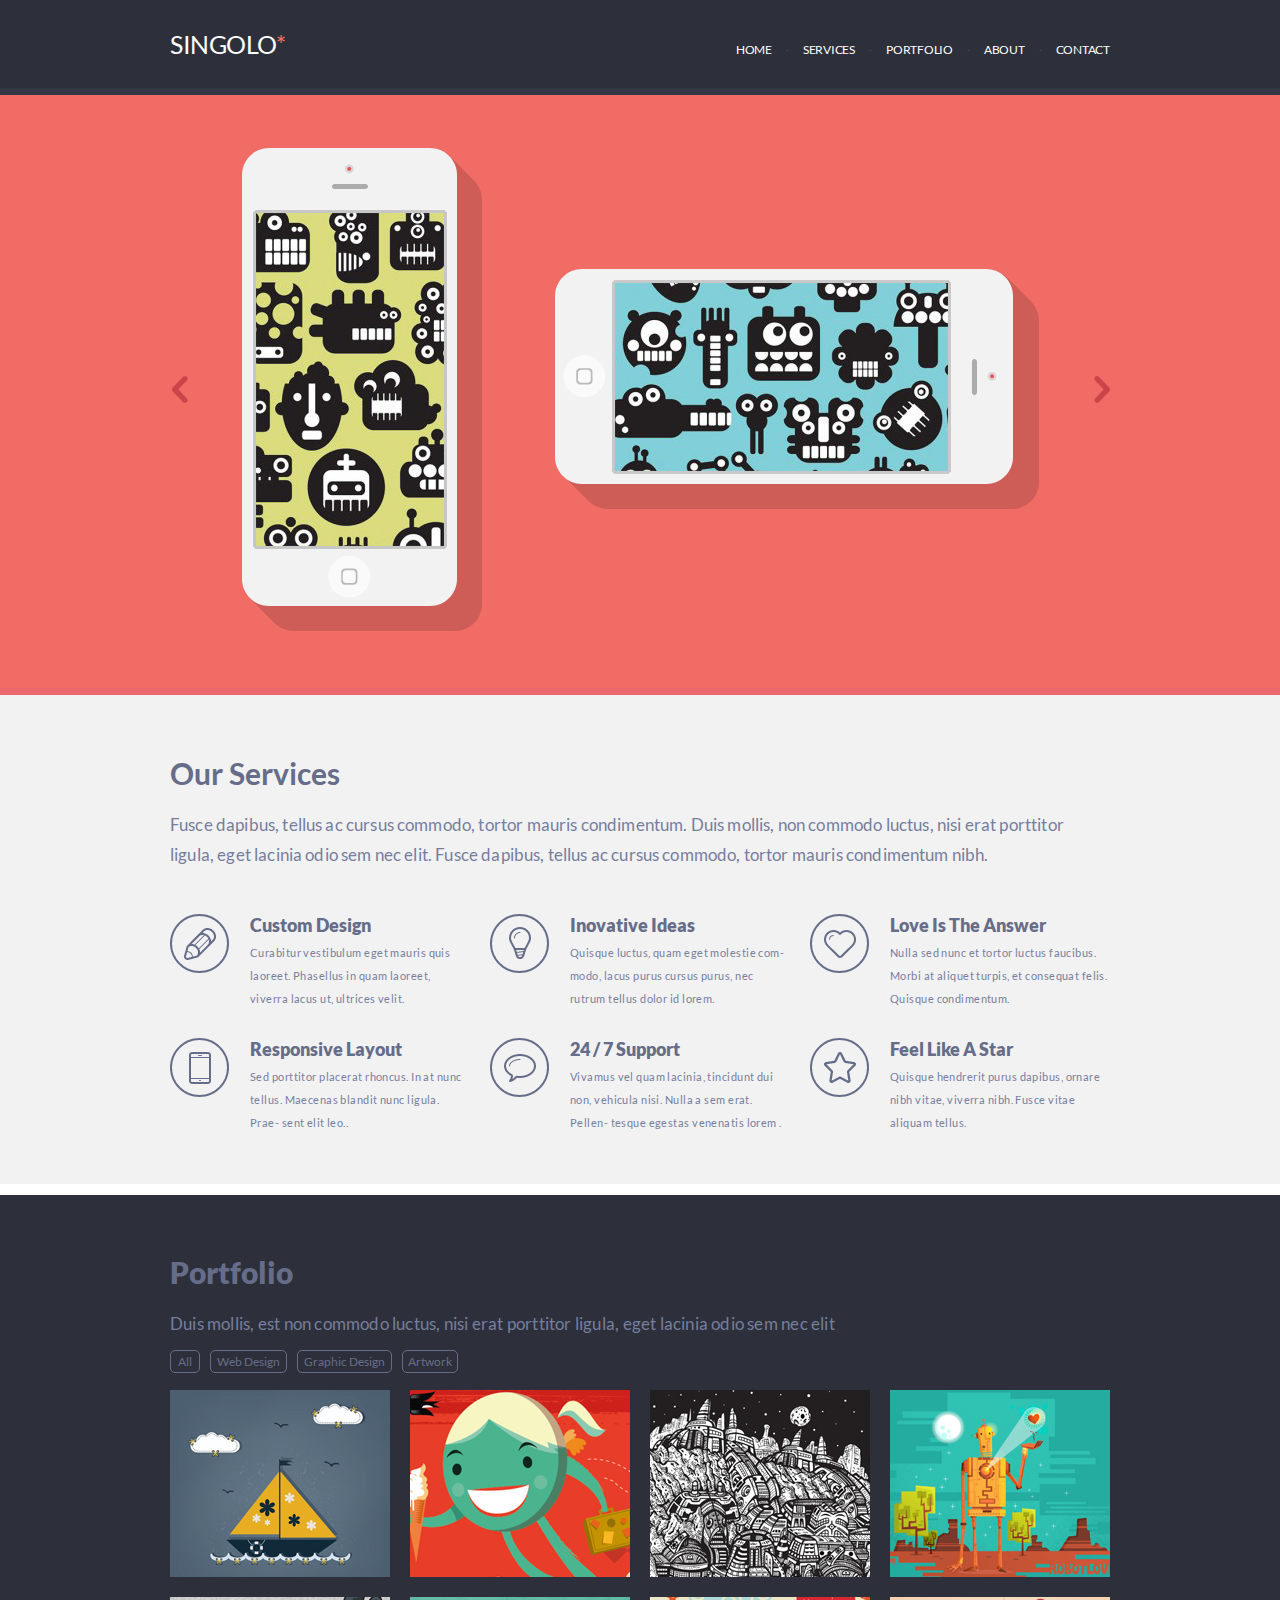
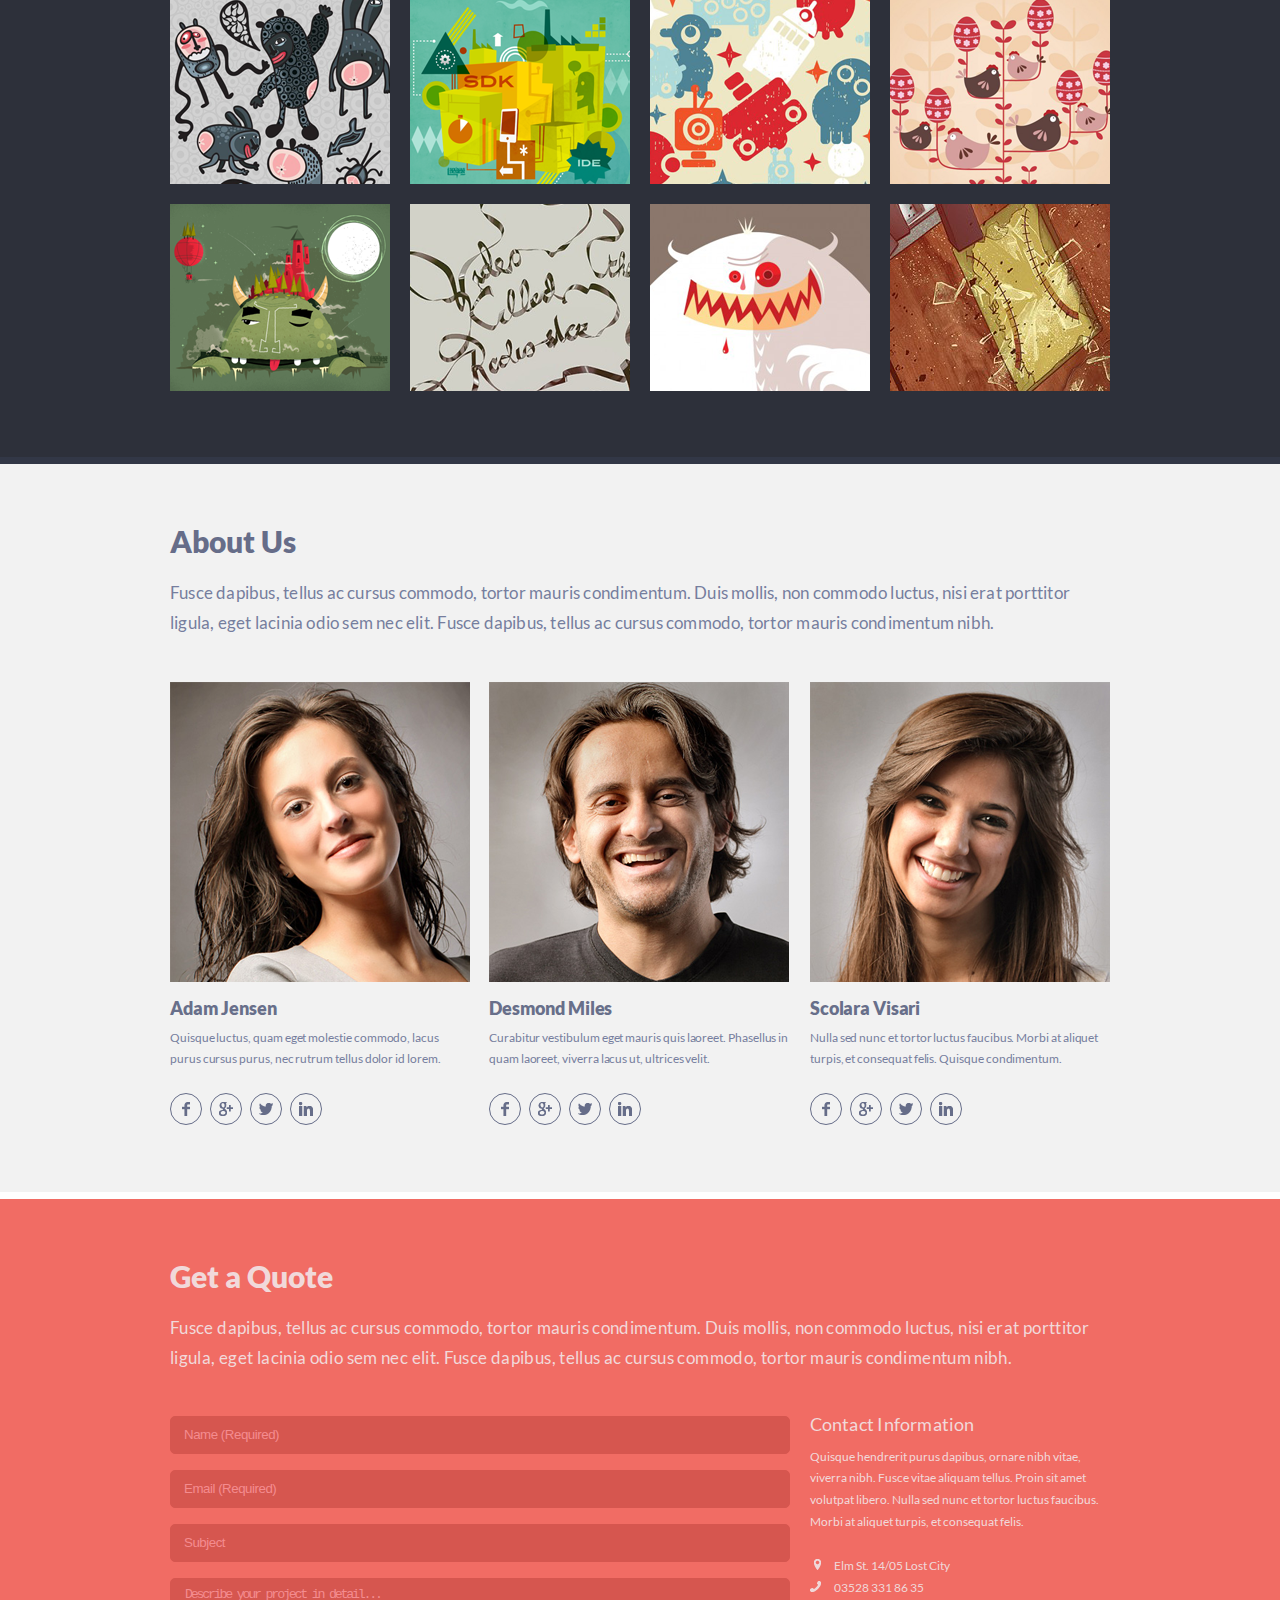
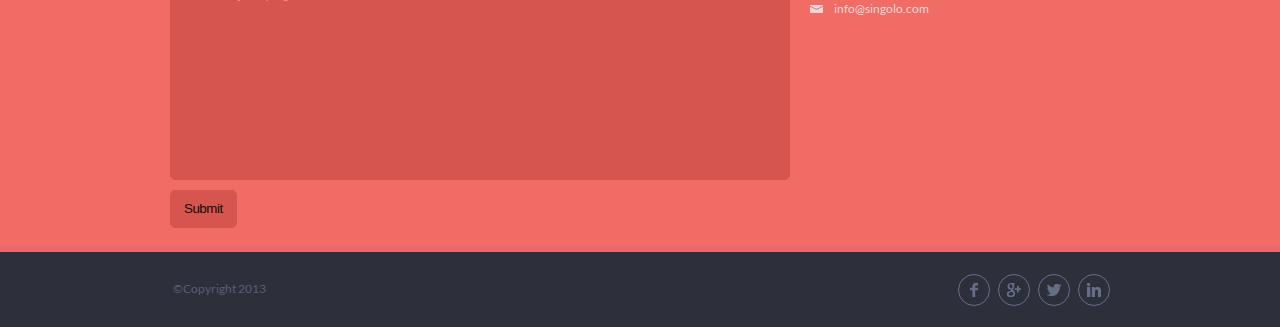
<file: index.html>
<!doctype html>
<html lang="en">

<head>
    <meta charset="UTF-8">
    <meta name="viewport"
        content="width=device-width, user-scalable=no, initial-scale=1.0, maximum-scale=1.0, minimum-scale=1.0">
    <meta http-equiv="X-UA-Compatible" content="ie=edge">
    <link rel="stylesheet" href="css/style.css">
    <title>Document</title>
</head>

<body>
    <header id="home" class="menu">
        <div class="container">
            <div class="logo">
                <h1>
                    Singolo<span>*</span>
                </h1>
            </div>
            <nav class="nav-items">
                <ul>
                    <li class="nav-item">
                        <a href="#home">Home</a>
                    </li>
                    <li class="nav-item">
                        <a href="#services">Services</a>
                    </li>
                    <li class="nav-item">
                        <a href="#portfolio">Portfolio</a>
                    </li>
                    <li class="nav-item">
                        <a href="#about">About</a>
                    </li>
                    <li class="nav-item">
                        <a href="#contact">Contact</a>
                    </li>
                </ul>
            </nav>
        </div>
    </header>

    <section class="gallery-slider">
        <div class="container">
            <div class="slider">
                <div class="slider-left"></div>
                <ul class="slider-items">
                    <li class="slider-item">
                        <a href="#">
                            <img src="./assets/iPhone_Vertical.png" alt="phone" />
                        </a>
                    </li>
                    <li class="slider-item">
                        <a href="#">
                            <img src="./assets/iPhone_Horizontal.png" alt="phone" />
                        </a>
                    </li>
                </ul>
                <div class="slider-right"></div>
            </div>
        </div>
    </section>

    <section class="services">
        <div class="container">
            <h2 class="services-title">Our Services</h2>
            <p class="services-text">Fusce dapibus, tellus ac cursus commodo, tortor mauris condimentum. Duis mollis,
                non commodo luctus, nisi erat porttitor
                ligula, eget lacinia odio sem nec elit. Fusce dapibus, tellus ac cursus commodo, tortor mauris
                condimentum nibh.
            </p>


            <div class="services-items">
                <div class="service">
                    <div class="service-icon">
                        <img src="assets/Pen.png" alt="pen">
                    </div>
                    <div>
                        <p class="service-title"> Custom Design</p>
                        <p class="service-text"> Curabitur vestibulum eget mauris quis
                            laoreet. Phasellus in quam laoreet, viverra
                            lacus ut, ultrices velit.</p>
                    </div>
                </div>


                <div class="service">
                    <div class="service-icon">
                        <img src="assets/Bulb.png" alt="pen">
                    </div>
                    <div>
                        <p class="service-title"> Inovative Ideas</p>
                        <p class="service-text">Quisque luctus, quam eget molestie com-
                            modo, lacus purus cursus purus, nec
                            rutrum tellus dolor id lorem.</p>
                    </div>
                </div>

                <div class="service">
                    <div class="service-icon">
                        <img src="assets/Heart.png" alt="pen">
                    </div>
                    <div>
                        <p class="service-title"> Love Is The Answer</p>
                        <p class="service-text">Nulla sed nunc et tortor luctus faucibus.
                            Morbi at aliquet turpis, et consequat felis.
                            Quisque condimentum.</p>
                    </div>
                </div>

                <div class="service">
                    <div class="service-icon">
                        <img src="assets/Phone.png" alt="pen">
                    </div>
                    <div>
                        <p class="service-title"> Responsive Layout</p>
                        <p class="service-text">Sed porttitor placerat rhoncus. In at nunc
                            tellus. Maecenas blandit nunc ligula. Prae-
                            sent elit leo..</p>
                    </div>
                </div>

                <div class="service">
                    <div class="service-icon">
                        <img src="assets/Bubble.png" alt="pen">
                    </div>
                    <div>
                        <p class="service-title"> 24 / 7 Support</p>
                        <p class="service-text">Vivamus vel quam lacinia, tincidunt dui
                            non, vehicula nisi. Nulla a sem erat. Pellen-
                            tesque egestas venenatis lorem .</p>
                    </div>
                </div>

                <div class="service">
                    <div class="service-icon">
                        <img src="assets/Star.png" alt="pen">
                    </div>
                    <div>
                        <p class="service-title"> Feel Like A Star</p>
                        <p class="service-text">Quisque hendrerit purus dapibus, ornare
                            nibh vitae, viverra nibh. Fusce vitae
                            aliquam tellus.</p>
                    </div>
                </div>
            </div>
        </div>
    </section>
    <section class="portfolio">
        <div class="container">
            <div class="portfolio-header">
                <h2 class="section-title portfolio-title">Portfolio</h2>
                <p class="section-text portfolio-text">Duis mollis, est non commodo luctus, nisi erat porttitor ligula,
                    eget lacinia odio sem nec elit</p>
                <ul class="gallery">
                    <li class="gallery-buttom"><a href="#">All</a></li>
                    <li class="gallery-buttom"><a href="#">Web Design</a></li>
                    <li class="gallery-buttom"><a href="#">Graphic Design</a></li>
                    <li class="gallery-buttom"><a href="#">Artwork</a></li>
                </ul>
            </div>

            <div class="gallery-wrapper">
                <img src="assets/boat.png" alt="boat">
                <img src="assets/girl.png" alt="girl">
                <img src="assets/city.png" alt="city">
                <img src="assets/robot.png" alt="robot">

                <img src="assets/animals.png" alt="animals">
                <img src="assets/figure.png" alt="figure">
                <img src="assets/alien.png" alt="alien">
                <img src="assets/chikens.png" alt="chikens">

                <img src="assets/devil.png" alt="devil">
                <img src="assets/words.png" alt="words">
                <img src="assets/monster.png" alt="monster">
                <img src="assets/letter.png" alt="letter">
            </div>
        </div>
    </section>

    <section class="about">
        <div class="container">
            <h2 class="section-title">About Us</h2>
            <p class="section-text"> Fusce dapibus, tellus ac cursus commodo, tortor mauris condimentum. Duis mollis,
                non commodo luctus, nisi erat porttitor ligula, eget lacinia odio sem nec elit. Fusce dapibus, tellus ac
                cursus commodo, tortor mauris condimentum nibh.</p>
            <div class="team-cards">

                <div class="team-card">
                    <img src="assets/photo1.png" alt="photo">
                    <p class="card-title">Adam Jensen</p>
                    <p class="card-text">Quisque luctus, quam eget molestie commodo, lacus purus cursus purus, nec
                        rutrum tellus dolor id lorem.</p>
                    <div class="social-links">
                        <a href="#" class="social-item">
                            <img src="assets/facebook.png" class="social-image" alt="facebook">
                        </a>
                        <a href="#" class="social-item">
                            <img src="assets/google+.png" class="social-image" alt="google+">
                        </a>
                        <a href="#" class="social-item">
                            <img src="assets/twitter.png" class="social-image" alt="twitter">
                        </a>
                        <a href="#" class="social-item">
                            <img src="assets/linkedin.png" class="social-image" alt="linkedin">
                        </a>
                    </div>
                </div>

                <div class="team-card">
                    <img src="assets/photo2.png" alt="photo">
                    <p class="card-title">Desmond Miles</p>
                    <p class="card-text">Curabitur vestibulum eget mauris quis laoreet. Phasellus in quam laoreet,
                        viverra lacus ut, ultrices velit.</p>
                    <div class="social-links">
                        <a href="#" class="social-item">
                            <img src="assets/facebook.png" class="social-image" alt="facebook">
                        </a>
                        <a href="#" class="social-item">
                            <img src="assets/google+.png" class="social-image" alt="google+">
                        </a>
                        <a href="#" class="social-item">
                            <img src="assets/twitter.png" class="social-image" alt="twitter">
                        </a>
                        <a href="#" class="social-item">
                            <img src="assets/linkedin.png" class="social-image" alt="linkedin">
                        </a>
                    </div>
                </div>

                <div class="team-card">
                    <img src="assets/photo3.png" alt="photo">
                    <p class="card-title">Scolara Visari</p>
                    <p class="card-text">Nulla sed nunc et tortor luctus faucibus. Morbi at aliquet turpis, et consequat
                        felis. Quisque condimentum.</p>
                    <div class="social-links">
                        <a href="#" class="social-item">
                            <img src="assets/facebook.png" class="social-image" alt="facebook">
                        </a>
                        <a href="#" class="social-item">
                            <img src="assets/google+.png" class="social-image" alt="google+">
                        </a>
                        <a href="#" class="social-item">
                            <img src="assets/twitter.png" class="social-image" alt="twitter">
                        </a>
                        <a href="#" class="social-item">
                            <img src="assets/linkedin.png" class="social-image" alt="linkedin">
                        </a>
                    </div>
                </div>
            </div>
        </div>
    </section>
    <section class="form">
        <div class="container">
            <div class="form-header">
                <h2 class="section-title form-title"> Get a Quote</h2>
                <p class="section-text form-text">Fusce dapibus, tellus ac cursus commodo, tortor mauris condimentum.
                    Duis mollis, non commodo luctus, nisi erat porttitor ligula, eget lacinia odio sem nec elit. Fusce
                    dapibus, tellus ac cursus commodo, tortor mauris condimentum nibh.</p>
            </div>
            <div class="form-wrapper">
                <form method="post" action="#">
                    <input type="text" name="name" placeholder="Name (Required)" required>
                    <input type="email" name="email" placeholder="Email (Required)" required>
                    <input type="text" name="subject" placeholder="Subject">
                    <textarea name="comment" id="comment" cols="48" rows="12"
                        placeholder="Describe your project in detail..."></textarea>
                    <input type="submit" value="Submit">
                </form>
                <div class="form-contact">
                    <h3 class="contact-header">Contact Information</h3>
                    <p class="contact-text">Quisque hendrerit purus dapibus, ornare nibh vitae, viverra nibh. Fusce
                        vitae aliquam tellus. Proin sit amet volutpat libero. Nulla sed nunc et tortor luctus faucibus.
                        Morbi at aliquet turpis, et consequat felis.
                        <ul class="contact-information">
                            <li><img src="assets/location.png" alt="location" class="cotact-image contact-location"> <a
                                href="#">Elm St. 14/05 Lost City</a></li>
                            <li><img src="assets/Phone2.png" alt="location" class="cotact-image"><a href="tel:035283318635">
                                03528 331 86 35 </a></li>
                            <li><img src="assets/mail.png" alt="location" class="cotact-image"><a
                                href="mailto:info@singolo.com">info@singolo.com</a></li>
                        </ul>
                </div>
            </div>
        </div>
    </section>
    <footer>
        <div class="container">
            <div class="footer-contact">
                <p class="footer-text">©Copyright 2013</p>
                <div class="social-links">
                    <a href="#" class="social-item">
                        <img src="assets/facebook.png" class="social-image" alt="facebook">
                    </a>
                    <a href="#" class="social-item">
                        <img src="assets/google+.png" class="social-image" alt="google+">
                    </a>
                    <a href="#" class="social-item">
                        <img src="assets/twitter.png" class="social-image" alt="twitter">
                    </a>
                    <a href="#" class="social-item">
                        <img src="assets/linkedin.png" class="social-image" alt="linkedin">
                    </a>
                </div>
            </div>

        </div>
    </footer>
</body>

</html>
</file>
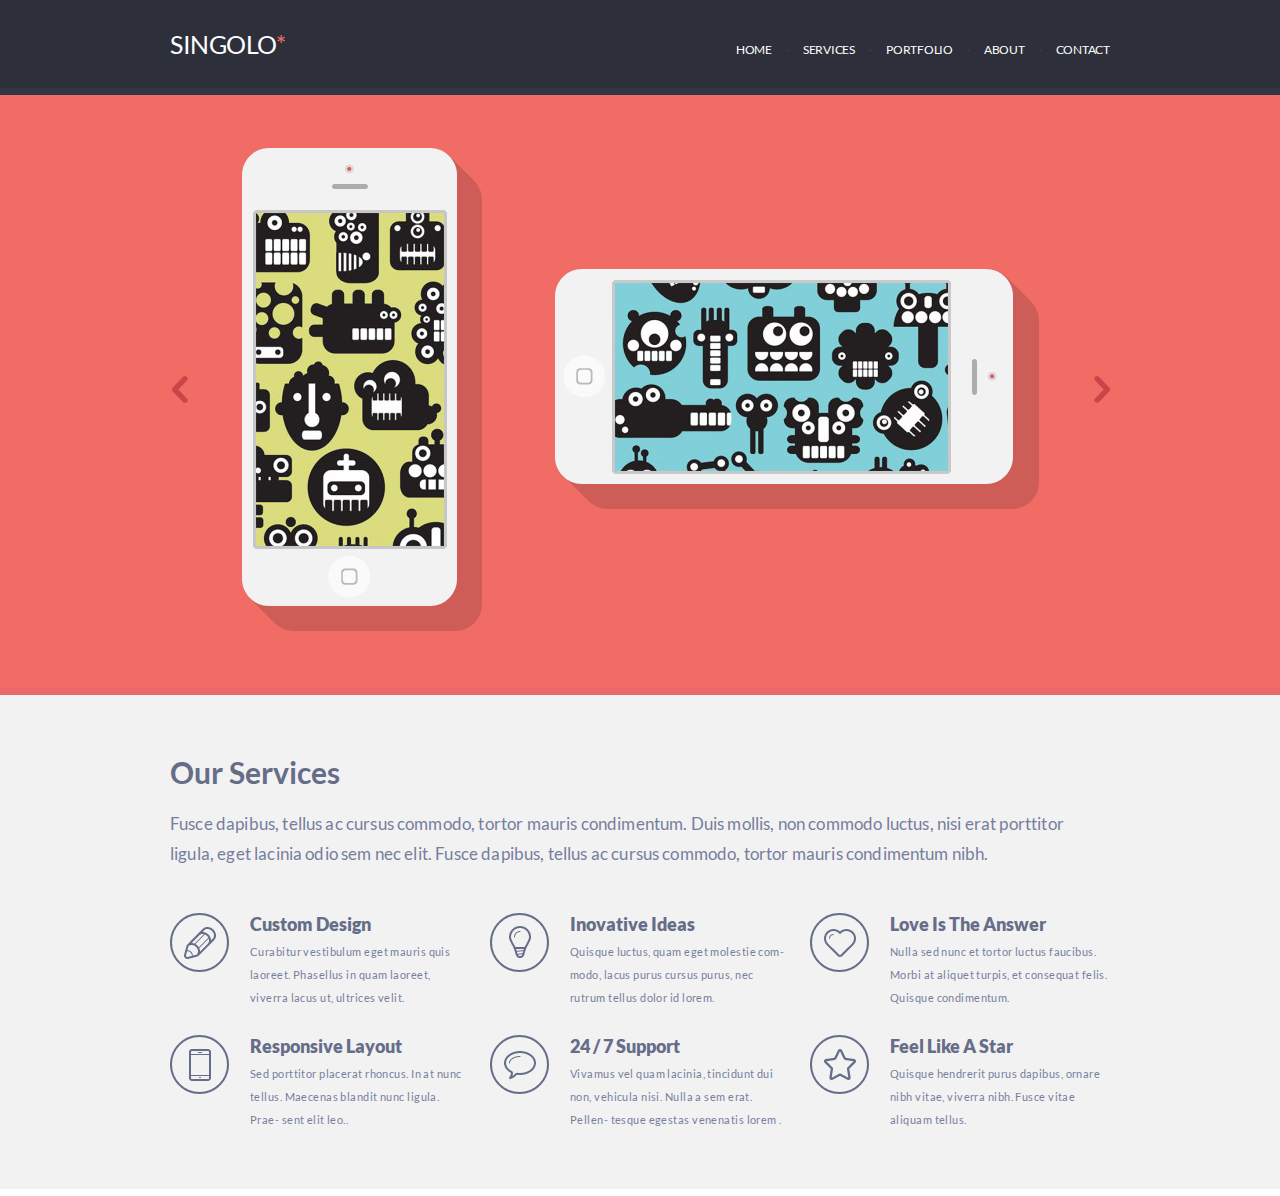
<file: singolo1.html>
<!doctype html>
<html lang="en">
<head>
    <meta charset="UTF-8">
    <meta name="viewport"
          content="width=device-width, user-scalable=no, initial-scale=1.0, maximum-scale=1.0, minimum-scale=1.0">
    <meta http-equiv="X-UA-Compatible" content="ie=edge">
    <link rel="stylesheet" href="css/singolo1.css">
    <title>Document</title>
</head>
<body>
<header id="home" class="menu">
    <div class="container">
        <div class="logo">
            <h1>
                Singolo<span>*</span>
            </h1>
        </div>
        <nav class="nav-items">
            <ul>
                <li class="nav-item">
                    <a href="#home">Home</a>
                </li>
                <li class="nav-item">
                    <a href="#services">Services</a>
                </li>
                <li class="nav-item">
                    <a href="#portfolio">Portfolio</a>
                </li>
                <li class="nav-item">
                    <a href="#about">About</a>
                </li>
                <li class="nav-item">
                    <a href="#contact">Contact</a>
                </li>
            </ul>
        </nav>
    </div>
</header>

<section class="gallery">
    <div class="container">
        <div class="slider">
            <div class="slider-left"></div>
            <ul class="slider-items">
                <li class="slider-item">
                    <a href="#">
                        <img src="./assets/iPhone_Vertical.png" alt="phone" />
                    </a>
                </li>
                <li class="slider-item">
                    <a href="#">
                        <img src="./assets/iPhone_Horizontal.png" alt="phone" />
                    </a>
                </li>
            </ul>
            <div class="slider-right"></div>
        </div>
    </div>
</section>

<section class="services">
    <div class="container">
        <h2 class="services-title">Our Services</h2>
        <p class="services-text">Fusce dapibus, tellus ac cursus commodo, tortor mauris condimentum. Duis mollis, non commodo luctus, nisi erat porttitor
            ligula, eget lacinia odio sem nec elit. Fusce dapibus, tellus ac cursus commodo, tortor mauris condimentum nibh.
        </p>


        <div class="services-items">
            <div class="service">
                <div class="service-icon">
                    <img src="assets/Pen.png" alt="pen">
                </div>
                <div>
                    <p class="service-title"> Custom Design</p>
                    <p class="service-text"> Curabitur vestibulum eget mauris quis
                        laoreet. Phasellus in quam laoreet, viverra
                        lacus ut, ultrices velit.</p>
                </div>
            </div>


            <div class="service">
                <div class="service-icon">
                    <img src="assets/Bulb.png" alt="pen">
                </div>
                <div >
                    <p class="service-title"> Inovative Ideas</p>
                    <p  class="service-text">Quisque luctus, quam eget molestie com-
                        modo, lacus purus cursus purus, nec
                        rutrum tellus dolor id lorem.</p>
                </div>
            </div>

            <div class="service">
                <div class="service-icon">
                    <img src="assets/Heart.png" alt="pen">
                </div>
                <div>
                    <p class="service-title"> Love Is The Answer</p>
                    <p class="service-text">Nulla sed nunc et tortor luctus faucibus.
                        Morbi at aliquet turpis, et consequat felis.
                        Quisque condimentum.</p>
                </div>
            </div>

            <div class="service">
                <div class="service-icon">
                    <img src="assets/Phone.png" alt="pen">
                </div>
                <div>
                    <p class="service-title"> Responsive Layout</p>
                    <p  class="service-text">Sed porttitor placerat rhoncus. In at nunc
                        tellus. Maecenas blandit nunc ligula. Prae-
                        sent elit leo..</p>
                </div>
            </div>

            <div class="service">
                <div class="service-icon">
                    <img src="assets/Bubble.png" alt="pen">
                </div>
                <div>
                    <p class="service-title"> 24 / 7 Support</p>
                    <p class="service-text">Vivamus vel quam lacinia, tincidunt dui
                        non, vehicula nisi. Nulla a sem erat. Pellen-
                        tesque egestas venenatis lorem .</p>
                </div>
            </div>

            <div class="service">
                <div class="service-icon">
                    <img src="assets/Star.png" alt="pen">
                </div>
                <div>
                    <p class="service-title"> Feel Like A Star</p>
                    <p class="service-text">Quisque hendrerit purus dapibus, ornare
                        nibh vitae, viverra nibh. Fusce vitae
                        aliquam tellus.</p>
                </div>
            </div>
        </div>





    </div>
</section>
</body>
</html>
</file>
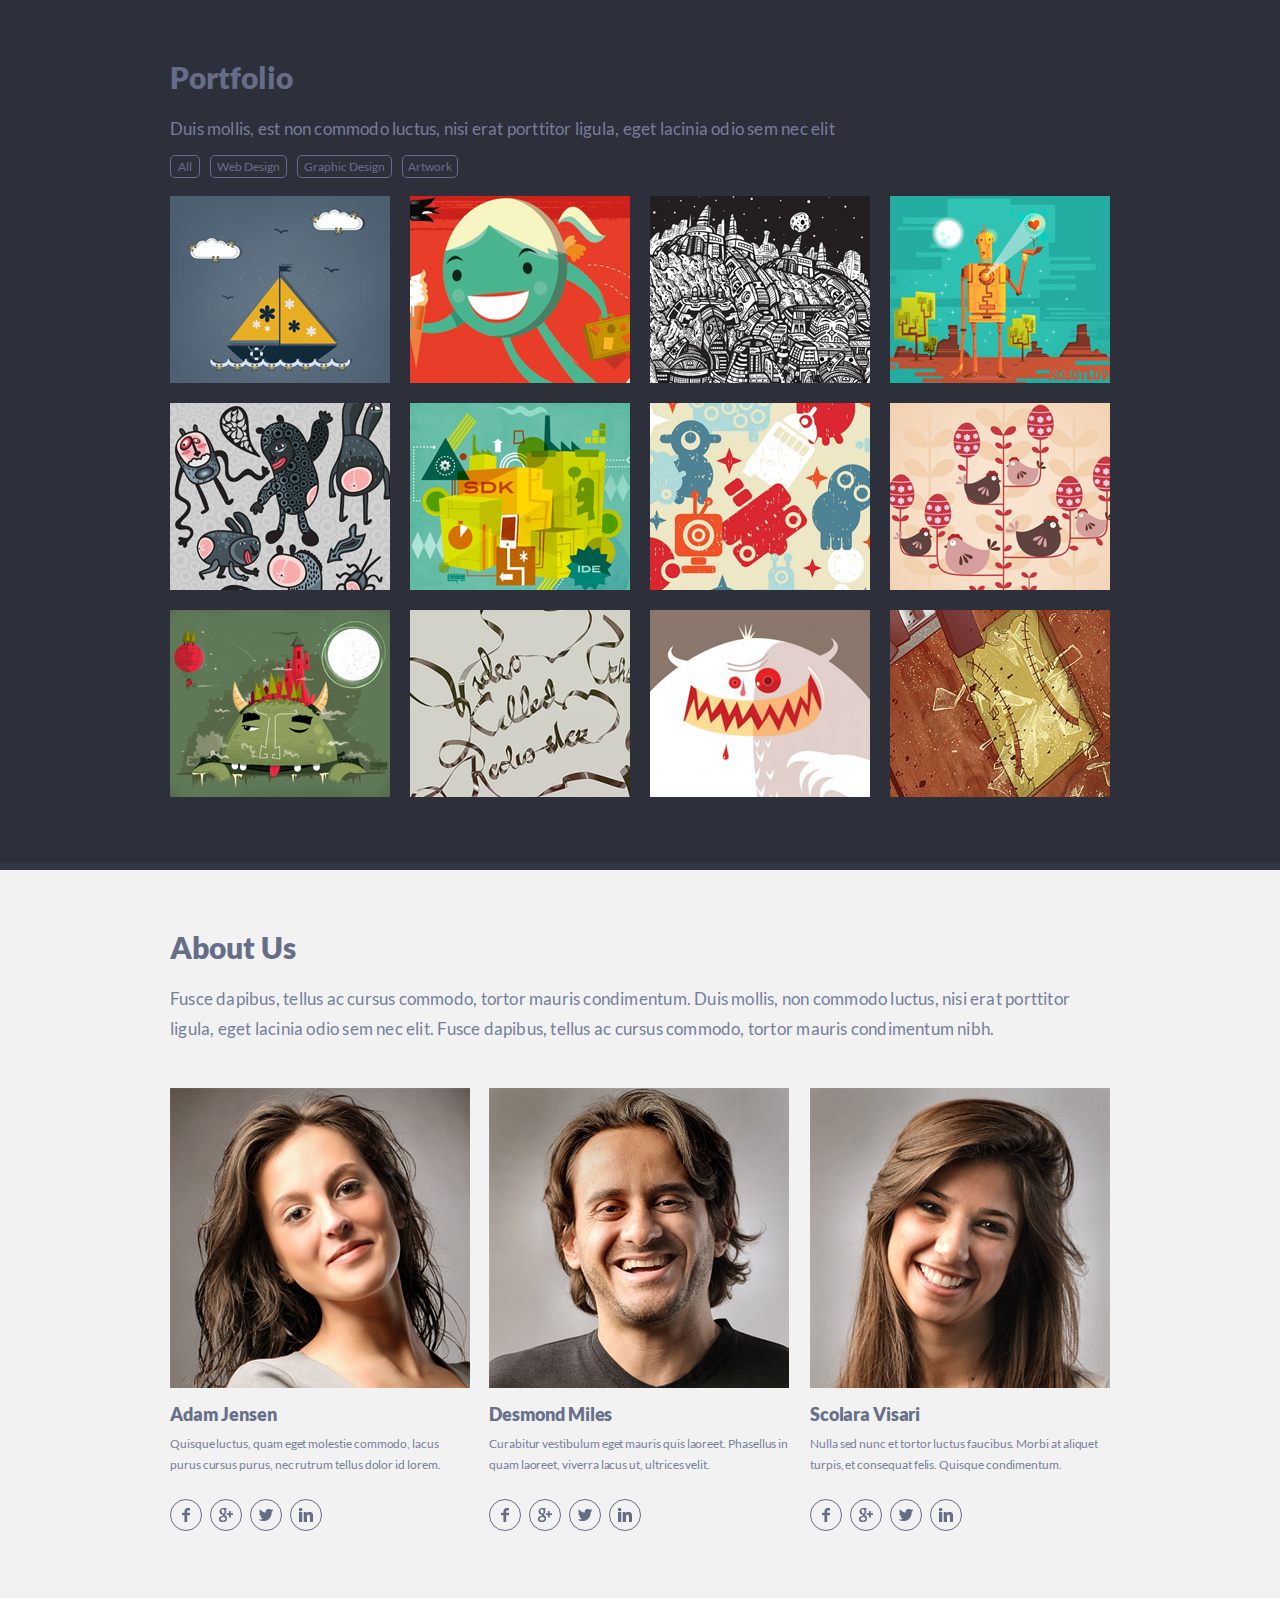
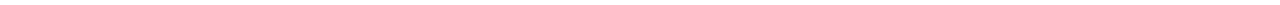
<file: singolo2.html>
<!doctype html>
<html lang="en">
<head>
    <meta charset="UTF-8">
    <meta name="viewport"
          content="width=device-width, user-scalable=no, initial-scale=1.0, maximum-scale=1.0, minimum-scale=1.0">
    <meta http-equiv="X-UA-Compatible" content="ie=edge">
    <link rel="stylesheet" href="css/singolo2.css">
    <title>Document</title>
</head>
<body>
    <section class="portfolio">
        <div class="container">
            <div class="portfolio-header">
                <h2 class="section-title portfolio-title">Portfolio</h2>
                <p class="section-text portfolio-text">Duis mollis, est non commodo luctus, nisi erat porttitor ligula, eget lacinia odio sem nec elit</p>
                <ul class="gallery">
                    <li class="gallery-buttom"><a href="#">All</a></li>
                    <li class="gallery-buttom"><a href="#">Web Design</a></li>
                    <li class="gallery-buttom"><a href="#">Graphic Design</a></li>
                    <li class="gallery-buttom"><a href="#">Artwork</a></li>
                </ul>
            </div>

            <div class="gallery-wrapper">
                    <img src="assets/boat.png" alt="boat">
                    <img src="assets/girl.png" alt="girl">
                    <img src="assets/city.png" alt="city">
                    <img src="assets/robot.png" alt="robot">

                    <img src="assets/animals.png" alt="animals">
                    <img src="assets/figure.png" alt="figure">
                    <img src="assets/alien.png" alt="alien">
                    <img src="assets/chikens.png" alt="chikens">

                    <img src="assets/devil.png" alt="devil">
                    <img src="assets/words.png" alt="words">
                    <img src="assets/monster.png" alt="monster">
                    <img src="assets/letter.png" alt="letter">
            </div>
        </div>
    </section>

    <section class="about">
        <div class="container">
            <h2 class="section-title">About Us</h2>
            <p class="section-text"> Fusce dapibus, tellus ac cursus commodo, tortor mauris condimentum. Duis mollis, non commodo luctus, nisi erat porttitor ligula, eget lacinia odio sem nec elit. Fusce dapibus, tellus ac cursus commodo, tortor mauris condimentum nibh.</p>
        <div class="team-cards">

            <div class="team-card">
                <img src="assets/photo1.png" alt="photo">
                <p class="card-title">Adam Jensen</p>
                <p class="card-text">Quisque luctus, quam eget molestie commodo, lacus purus cursus purus, nec rutrum tellus dolor id lorem.</p>
                <div class="social-links">
                    <a href="#" class="social-item">
                        <img src="assets/facebook.png" class="social-image" alt="facebook">
                    </a>
                    <a href="#" class="social-item">
                        <img src="assets/google+.png" class="social-image" alt="google+">
                    </a>
                    <a href="#" class="social-item">
                        <img src="assets/twitter.png" class="social-image" alt="twitter">
                    </a>
                    <a href="#" class="social-item">
                        <img src="assets/linkedin.png" class="social-image" alt="linkedin">
                    </a>
                </div>
            </div>

            <div class="team-card">
                <img src="assets/photo2.png" alt="photo">
                <p class="card-title">Desmond Miles</p>
                <p class="card-text">Curabitur vestibulum eget mauris quis laoreet. Phasellus in quam laoreet, viverra lacus ut, ultrices velit.</p>
                <div class="social-links">
                    <a href="#" class="social-item">
                        <img src="assets/facebook.png" class="social-image" alt="facebook">
                    </a>
                    <a href="#" class="social-item">
                        <img src="assets/google+.png" class="social-image" alt="google+">
                    </a>
                    <a href="#" class="social-item">
                        <img src="assets/twitter.png" class="social-image" alt="twitter">
                    </a>
                    <a href="#" class="social-item">
                        <img src="assets/linkedin.png" class="social-image" alt="linkedin">
                    </a>
                </div>
            </div>

            <div class="team-card">
                <img src="assets/photo3.png" alt="photo">
                <p class="card-title">Scolara Visari</p>
                <p class="card-text">Nulla sed nunc et tortor luctus faucibus. Morbi at aliquet turpis, et consequat felis. Quisque condimentum.</p>
                <div class="social-links">
                    <a href="#" class="social-item">
                        <img src="assets/facebook.png" class="social-image" alt="facebook">
                    </a>
                    <a href="#" class="social-item">
                        <img src="assets/google+.png" class="social-image" alt="google+">
                    </a>
                    <a href="#" class="social-item">
                        <img src="assets/twitter.png" class="social-image" alt="twitter">
                    </a>
                    <a href="#" class="social-item">
                        <img src="assets/linkedin.png" class="social-image" alt="linkedin">
                    </a>
                </div>
            </div>

        </div>
        </div>
    </section>
</body>
</html>
</file>
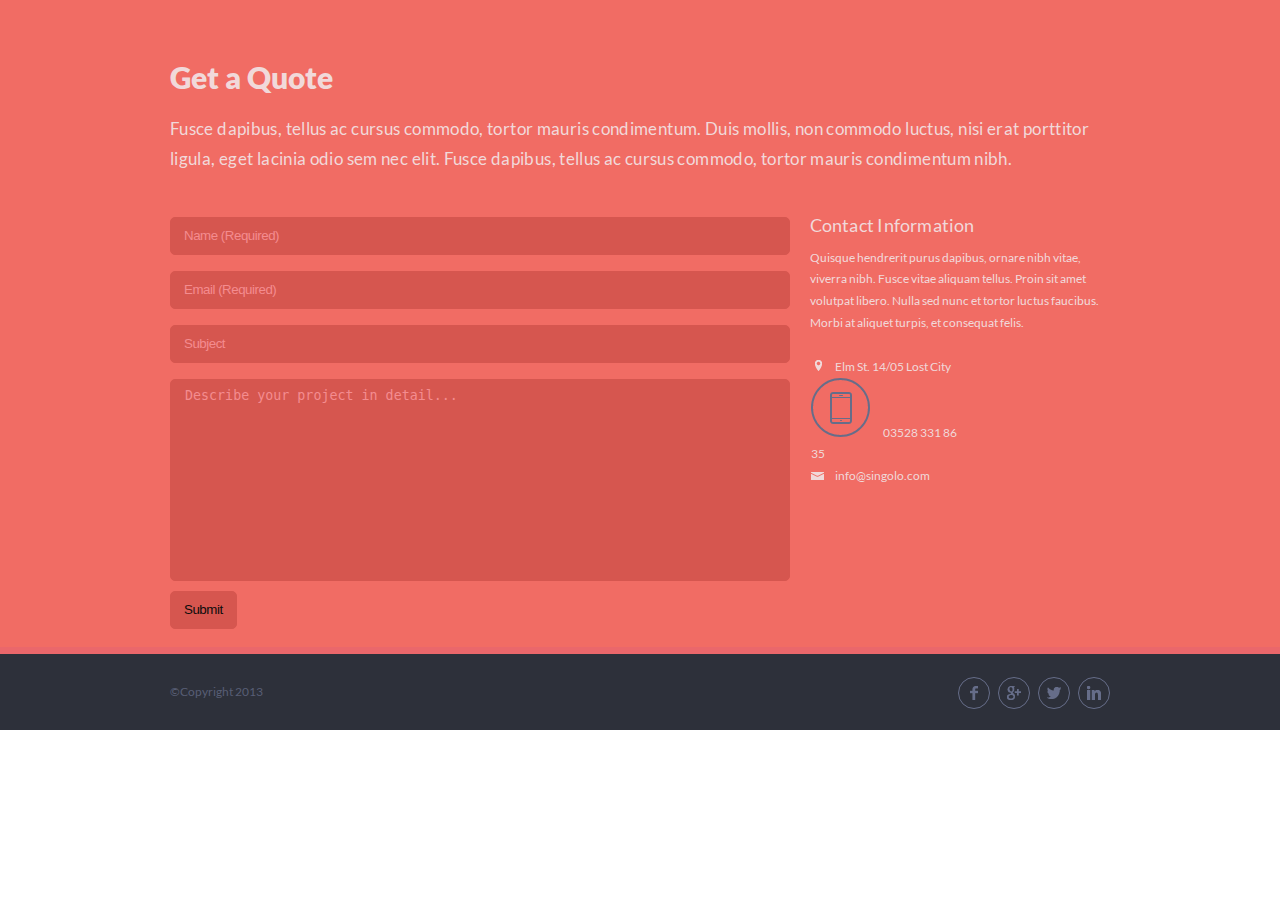
<file: singolo3.html>
<!doctype html>
<html lang="en">
<head>
    <meta charset="UTF-8">
    <meta name="viewport"
          content="width=device-width, user-scalable=no, initial-scale=1.0, maximum-scale=1.0, minimum-scale=1.0">
    <meta http-equiv="X-UA-Compatible" content="ie=edge">
    <link rel="stylesheet" href="css/singolo3.css">
    <title>Document</title>
</head>
<body>
    <section class="form">
        <div class="container">
            <div class="form-header">
                <h2 class="section-title form-title"> Get a Quote</h2>
                <p class="section-text form-text">Fusce dapibus, tellus ac cursus commodo, tortor mauris condimentum. Duis mollis, non commodo luctus, nisi erat porttitor ligula, eget lacinia odio sem nec elit. Fusce dapibus, tellus ac cursus commodo, tortor mauris condimentum nibh.</p>
            </div>
            <div class="form-wrapper">
                <form method="post" action="#">
                    <input type="text" name="name"  placeholder="Name (Required)" required>
                    <input type="email" name="email" placeholder="Email (Required)" required>
                    <input type="text" name="subject"  placeholder="Subject">
                    <textarea name="comment" id="comment" cols="48" rows="12" placeholder="Describe your project in detail..."></textarea>
                    <input type="submit" value="Submit" >
                </form>
                <div class="form-contact">
                    <h3 class="contact-header">Contact Information</h3>
                    <p class="contact-text">Quisque hendrerit purus dapibus, ornare nibh vitae, viverra nibh. Fusce vitae aliquam tellus. Proin sit amet volutpat libero. Nulla sed nunc et tortor luctus faucibus. Morbi at aliquet turpis, et consequat felis.
                    <p class="contact-information">
                        <img src="assets/location.png" alt="location" class="cotact-image contact-location"> <a href="#">Elm St. 14/05 Lost City</a>
                        <img src="assets/Phone.png" alt="location" class="cotact-image"><a href="tel:035283318635"> 03528 331 86 35 </a><br>
                        <img src="assets/mail.png" alt="location" class="cotact-image"><a href="mailto:info@singolo.com">info@singolo.com</a>
                    </p>
                </div>
            </div>
        </div>
    </section>
    <footer>
        <div class="container">
            <div class="footer-contact">
                <p class="footer-text">©Copyright 2013</p>
                <div class="social-links">
                    <a href="#" class="social-item">
                        <img src="assets/facebook.png" class="social-image" alt="facebook">
                    </a>
                    <a href="#" class="social-item">
                        <img src="assets/google+.png" class="social-image" alt="google+">
                    </a>
                    <a href="#" class="social-item">
                        <img src="assets/twitter.png" class="social-image" alt="twitter">
                    </a>
                    <a href="#" class="social-item">
                        <img src="assets/linkedin.png" class="social-image" alt="linkedin">
                    </a>
                </div>
            </div>

        </div>
    </footer>
</body>
</html>
</file>
<file: css/style.css>
font-face {
    font-family: 'Lato';
    src: url('../assets/Lato-Light.ttf');
    font-weight: 300;
    font-style: normal;
}

@font-face {
    font-family: 'Lato';
    src: url('../assets/Lato-Regular.ttf');
    font-weight: 400;
    font-style: normal;
}

@font-face {
    font-family: 'Lato';
    src: url('../assets/Lato-Bold.ttf');
    font-weight: 700;
    font-style: normal;
}
@font-face {
    font-family: 'Lato';
    src: url('../assets/Lato-Black.ttf');
    font-weight: 900;
    font-style: normal;
}

h1, h2, h3, h4, ul, li, p, body {
    margin: 0;
    padding: 0;
}

li {
    list-style: none;
}

article, footer, header, main, nav, section {
    display: block;
}

body{
    font-family: "Lato", sans-serif;
    font-size: 12px;
    color: #b8bccb;
}

.container {
    max-width: 1020px;
    display: flex;
    margin: 0 auto;
    padding: 0 40px;
    box-sizing: border-box;
}

img {
    display: block;
}


/*HEADER*/

header {
    background-color: #2d303a;
    border-bottom: 7px solid #323746;
}

header .container {
    display: flex;
    flex-wrap: wrap;
    justify-content: space-between;
    align-items: center;
}

h1 {
    text-transform: uppercase;
    color: #ffffff;
    font-size: 25px;
    margin: 29px auto;
    letter-spacing: -0.018em;
    font-weight: 400;
}
h1 span {
    color: #f06c64;
}

.nav-items ul {
    display: flex;
    margin-top: 10px;
}

ul > .nav-item{
    text-transform: uppercase;
    font-weight: 300;
    margin-left: 31px;
    position: relative;
}

.nav-item::after {
    content: ".";
    position: absolute;
    bottom: 3px;
    right: -17px;
    color: #494e62;
}


.nav-item:last-child::after {
    content: "";
}

.nav-item a {
    text-decoration: none;
    color: #ffffff;
    font-size: 12px;
    letter-spacing: -0.02em;
}


.nav-item a:hover{
    color: #f06c64;
}

/*SECTION_GALLERY*/

.gallery-slider {
    background-color: #f06c64;
    border-bottom: 7px solid #ea676b;
}
.gallery-slider .container {
    justify-content: center;
}
.slider {
    display: flex;
    align-items: center;
    position: relative;
}


.slider-items {
    display: flex;
    align-items: center;
    margin-bottom: 3px;
}

.slider-item:nth-child(1) {
    margin: 53px 33px 54px 49px;
}

.slider-item:nth-child(2) {
    margin: 37px 48px 39px 40px
}

.slider-item a {
    cursor: unset;
}
.slider-left {
    position: absolute;
    left: -28px;
    top: 279px;
    content:"";
    background: url("../assets/arrow1.png") center no-repeat;
    width: 30px;
    height: 30px;
}
.slider-right {
    position: absolute;
    right: -30px;
    top: 279px;
    content:"";
    background: url("../assets/arrow2.png") center no-repeat;
    width: 30px;
    height: 30px;
}
.slider-left:hover, .slider-right:hover {
    cursor: pointer;
    border-radius: 15px;
    box-shadow: 0 0 10px #faacaf;
}

/*SECTION_SERVICES*/

.services {
    background: #f2f2f2;
    border-bottom: 7px solid #ffffff;
    margin-bottom: 4px;
}

.services .container{
    display: flex;
    flex-direction: column;
}

.services-title {
    color: #666d89;
    font-weight: 600;
    font-size: 30px;
    margin-top: 60px;
    margin-bottom: 19px;
}

.services-text {
    font-size: 17px;
    font-weight: 300;
    color: #767e9e;
    letter-spacing: 0.0098rem;
    line-height: 30px;
    margin-bottom: 44px;
}

.services .container {
    display: flex;
    flex-direction: column;
}
.service {
    display: flex;
    flex-direction: row;
    max-width: 300px;

}

.services-items {
    display: flex;
    flex-direction: row;
    flex-wrap: wrap;
    justify-content: space-between;
    margin-bottom: 22px;
}

.service-icon {
    margin-right: 21px;
    margin-bottom: 65px;
}

.service-title {
    color: #666d89;
    font-size: 18px;
    font-weight: 800;

}

.service-text {
    font-weight: 400;
    font-size: 11px;
    color: #767e9e;
    line-height: 23px;
    letter-spacing: 0.04em;
    margin-top: 5px;
}

/*Portfolio Section*/

.portfolio{
    background: #2d303a;
    color: #5e657e;
    border-bottom: 7px solid #323746;
}

.portfolio .container {
    display: flex;
    flex-direction: column;
    padding: 0 30px;
}

.portfolio-header {
    margin: 0 10px 11px;
}
.section-title {
    color: #666d89;
    font-weight: 800;
    font-size: 30px;
    margin-top: 59px;
    margin-bottom: 19px;
}

.about .section-text {
    font-size: 17px;
    font-weight: 300;
    color: #767e9e;
    letter-spacing: 0.013rem;
    line-height: 30px;
    margin-bottom: 44px;
}

.portfolio-text {
    margin-bottom: 15px;
}


.gallery {
    display: flex;
    flex-direction: row;
    flex-wrap: wrap;
}

.gallery-buttom {
    margin-right: 10px;

}

.gallery-buttom a {
    color: #676e89;
    text-decoration: none;
    border: 1px solid #666d89;
    padding: 3px 6px;
    border-radius: 5px;
}

.gallery .gallery-buttom:nth-child(1) a{
    padding: 3px 7px;
}
.gallery .gallery-buttom:nth-child(4) a{
    padding: 3px 5px;
}

.gallery-buttom a:hover {
    color: #c5c5c5;
    border-color: #c5c5c5;
}

.gallery-wrapper {
    display: flex;
    flex-wrap: wrap;
    margin-bottom: 56px;
    max-height: 621px;
    overflow: hidden;
}


.gallery-wrapper img {
    margin: 10px;
    width: calc(25% - 20px);
    box-sizing: border-box;
    min-width: 125px;
}


/*ABOUT*/
.about {
    background: #f2f2f2;
    border-bottom: 7px solid #ffffff;
}
.about .container {
    display: flex;
    flex-wrap: wrap;
    flex-direction: column;
}

.container .team-cards{
    display: flex;
    flex-direction: row;
    width: calc(33% - 38px);
}

.team-cards {
    margin-bottom: 67px;
}

.team-card {
    display: flex;
    flex-wrap: wrap;
    margin-right: 19px;
}

.team-card:nth-child(3) {
    margin-left: 2px;
}

.card-title {
    color: #686f8a;
    font-size: 18px;
    font-weight: 900;
    margin-top: 15px;
    letter-spacing: -0.008rem;
}

.card-text {
    color: #767e9e;
    margin-top: 8px;
    line-height: 21px;
    margin-bottom: 24px;
    letter-spacing: -0.004rem;
}

.social-links {
    display: flex;
    flex-direction: row;

}

.social-item {
    display: flex;
    justify-content: center;
    align-items: center;
    border: 1px solid #666d89;
    width: 30px;
    height: 30px;
    border-radius: 50%;
    margin-right: 8px;
}


.section-title {
    color: #666d89;
    font-weight: 800;
    font-size: 30px;
    margin-top: 59px;
    margin-bottom: 19px;
}

.section-text {
    font-size: 17px;
    font-weight: 300;
    color: #767e9e;
    letter-spacing: 0.013rem;
    line-height: 30px;
}


.form {
    background-color:#f16c64;
    border-bottom: 7px solid #ea676b;;

}

.form .container {
    display: flex;
    flex-direction: column;
    color: #f1d9da;
}

.form-header {
    margin-bottom: 43px;
}

.form-header h2 {
    color: #f1d9da;
}

.form-text {
    letter-spacing: 0.023rem;
    color: #f1d9da;
}

.form-wrapper {
    display: flex;
    flex-direction: row;
    margin-bottom: 7px;
}

.form-wrapper > form {
    display: flex;
    flex-direction: column;
    width: 99%;
}

input {
    border: 1px solid #d6564f;
    border-radius: 5px;
    background: #d6564f;
    margin-bottom: 16px;
    padding: 10px 13px 11px 13px;
    color: #0c0c0c;
    letter-spacing: -0.03rem;

}

input[type="submit"] {
    margin: 10px 0;
align-self: flex-start;
}

input[type="submit"]:hover {
    background-color: #f78e8e;
    border: 1px solid #a127ac;
    color: #000000;
    cursor: pointer;
}

input::placeholder,
textarea::placeholder {
    color: #f48c8f;
}



input:focus,
textarea:focus {
    background: #f78e8e;
    border: 1px solid #a127ac;
}

input:focus::placeholder,
textarea:focus::placeholder {
    color: #000000;
}

/* input[type="email"]::-webkit-input-placeholder {
    color: #e97978;
}
input[type="email"]::-moz-placeholder {
    color: #e97978;
}
input[type="text"]::-webkit-input-placeholder {
    color: #e97978;
}
input[type="text"]::-moz-placeholder {
    color: #e97978;
}
 */

textarea {
    resize: none;
    background: #d6564f;
    border-radius: 5px;
    border: 1px solid #d6564f;
    padding: 8px 3px 12px 14px;
    letter-spacing: -0.14rem;
}
/* textarea:-moz-placeholder {
    color: #e97978;
}
textarea::-webkit-input-placeholder {
    color: #e97978;
}
 */
.form-contact {
    margin-left: 20px;
    width: 48%;
    line-height: 21.56px;
}

.contact-header {
    font-size: 18px;
    font-weight: 400;
    line-height: 17.86px;
    margin-bottom: 12px;
    letter-spacing: 0.0135rem;
}

.contact-information {
    display: flex;
    margin-top: 23px;
    flex-direction: column;
    /* margin-left: 1px;
    width: 50%; */
}

.contact-information a {
    text-decoration: none;
    color: #f0d8d9;
}

.cotact-image {
    margin-right: 11px;
    display: inline-block;
}

.contact-location {
    margin-left: 4px;
}
footer {
    background: #2d303a;
    color: #585e75;
}

.footer-text {
    margin-left: 3px;
}

.footer-contact{
    display: flex;
    flex-direction: row;
    margin-top: 29px;
    margin-bottom: 21px;
    justify-content: space-between;
    width: 100%;
}

.footer-contact .social-links {
    margin-top: -7px;
}

.social-links {
    display: flex;
    flex-direction: row;

}

.social-item {
    display: flex;
    justify-content: center;
    align-items: center;
    border: 1px solid #666d89;
    width: 30px;
    height: 30px;
    border-radius: 50%;
    margin-right: 8px;
}

.social-item:hover {
    background: #AEBCEB;
    opacity: 0.9;
}

.footer-contact .social-item:last-child {
    margin: 0;
}
</file>
<file: css/singolo1.css>
font-face {
    font-family: 'Lato';
    src: url('../assets/Lato-Light.ttf');
    font-weight: 300;
    font-style: normal;
}

@font-face {
    font-family: 'Lato';
    src: url('../assets/Lato-Regular.ttf');
    font-weight: 400;
    font-style: normal;
}

@font-face {
    font-family: 'Lato';
    src: url('../assets/Lato-Bold.ttf');
    font-weight: 700;
    font-style: normal;
}
@font-face {
    font-family: 'Lato';
    src: url('../assets/Lato-Black.ttf');
    font-weight: 900;
    font-style: normal;
}

h1, h2, h3, h4, ul, li, p, body {
    margin: 0;
    padding: 0;
}

li {
    list-style: none;
}

article, footer, header, main, nav, section {
    display: block;
}

body{
    font-family: "Lato", sans-serif;
    font-size: 12px;
    color: #b8bccb;
}

.container {
    max-width: 1020px;
    display: flex;
    margin: 0 auto;
    padding: 0 40px;
    box-sizing: border-box;
}

/*HEADER*/

header {
    background-color: #2d303a;
    border-bottom: 7px solid #323746;
}

header .container {
    display: flex;
    flex-wrap: wrap;
    justify-content: space-between;
    align-items: center;
}

h1 {
    text-transform: uppercase;
    color: #ffffff;
    font-size: 25px;
    margin: 29px auto;
    letter-spacing: -0.018em;
    font-weight: 400;
}
h1 span {
    color: #f06c64;
}

.nav-items ul {
    display: flex;
    margin-top: 10px;
}

ul > .nav-item{
    text-transform: uppercase;
    font-weight: 300;
    margin-left: 31px;
    position: relative;
}

.nav-item::after {
    content: ".";
    position: absolute;
    bottom: 3px;
    right: -17px;
    color: #494e62;
}


.nav-item:last-child::after {
    content: "";
}

.nav-item a {
    text-decoration: none;
    color: #ffffff;
    font-size: 12px;
    letter-spacing: -0.02em;
}


.nav-item a:hover{
    color: #f06c64;
}

/*SECTION_GALLERY*/

.gallery {
    background-color: #f06c64;
    border-bottom: 7px solid #ea676b;
}
.gallery .container {
    justify-content: center;
}
.slider {
    display: flex;
    align-items: center;
    position: relative;
}


.slider-items {
    display: flex;
    align-items: center;

}

.slider-item:nth-child(1) {
    margin: 53px 33px 54px 49px;
}

.slider-item:nth-child(2) {
    margin: 37px 48px 39px 40px
}

.slider-item a {
    cursor: unset;
}
.slider-left {
    position: absolute;
    left: -28px;
    top: 279px;
    content:"";
    background: url("../assets/arrow1.png") center no-repeat;
    width: 30px;
    height: 30px;
}
.slider-right {
    position: absolute;
    right: -30px;
    top: 279px;
    content:"";
    background: url("../assets/arrow2.png") center no-repeat;
    width: 30px;
    height: 30px;
}
.slider-left:hover, .slider-right:hover {
    cursor: pointer;
    border-radius: 15px;
    box-shadow: 0 0 10px #faacaf;
}

/*SECTION_SERVICES*/

.services {
    background: #f2f2f2;
    border-bottom: 7px solid #ffffff;
}

.services .container{
    display: flex;
    flex-direction: column;
}

.services-title {
    color: #666d89;
    font-weight: 600;
    font-size: 30px;
    margin-top: 59px;
    margin-bottom: 19px;
}

.services-text {
    font-size: 17px;
    font-weight: 300;
    color: #767e9e;
    letter-spacing: 0.0098rem;
    line-height: 30px;
    margin-bottom: 44px;
}

.services .container {
    display: flex;
    flex-direction: column;
}
.service {
    display: flex;
    flex-direction: row;
    max-width: 300px;

}

.services-items {
    display: flex;
    flex-direction: row;
    flex-wrap: wrap;
    justify-content: space-between;
    margin-bottom: 32px;
}

.service-icon {
    margin-right: 21px;
    margin-bottom: 60px;
}

.service-title {
    color: #666d89;
    font-size: 18px;
    font-weight: 800;

}

.service-text {
    font-weight: 400;
    font-size: 11px;
    color: #767e9e;
    line-height: 23px;
    letter-spacing: 0.04em;
    margin-top: 5px;
}
</file>
<file: css/singolo2.css>
font-face {
    font-family: 'Lato';
    src: url('../assets/Lato-Light.ttf');
    font-weight: 300;
    font-style: normal;
}

@font-face {
    font-family: 'Lato';
    src: url('../assets/Lato-Regular.ttf');
    font-weight: 400;
    font-style: normal;
}

@font-face {
    font-family: 'Lato';
    src: url('../assets/Lato-Bold.ttf');
    font-weight: 700;
    font-style: normal;
}
@font-face {
    font-family: 'Lato';
    src: url('../assets/Lato-Black.ttf');
    font-weight: 900;
    font-style: normal;
}

h1, h2, h3, h4, ul, li, p, body {
    margin: 0;
    padding: 0;
}

li {
    list-style: none;
}

article, footer, header, main, nav, section {
    display: block;
}

body{
    font-family: "Lato", sans-serif;
    font-size: 12px;
    color: #b8bccb;
}

.container {
    max-width: 1020px;
    display: flex;
    margin: 0 auto;
    padding: 0 40px;
    box-sizing: border-box;
}

img {
    display: block;
}


/*Portfolio Section*/

.portfolio{
    background: #2d303a;
    color: #5e657e;
    border-bottom: 7px solid #323746;
}

.portfolio .container {
    display: flex;
    flex-direction: column;
    padding: 0 30px;
}

.portfolio-header {
    margin: auto 10px;
}
.section-title {
    color: #666d89;
    font-weight: 800;
    font-size: 30px;
    margin-top: 59px;
    margin-bottom: 19px;
}

.section-text {
    font-size: 17px;
    font-weight: 300;
    color: #767e9e;
    letter-spacing: 0.013rem;
    line-height: 30px;
    margin-bottom: 44px;
}

.portfolio-text {
    margin-bottom: 15px;
}


.gallery {
    display: flex;
    flex-direction: row;
    flex-wrap: wrap;
    margin-bottom: 12px;

}

.gallery-buttom {
    margin-right: 10px;

}

.gallery-buttom a {
    color: #676e89;
    text-decoration: none;
    border: 1px solid #666d89;
    padding: 3px 6px;
    border-radius: 5px;
}

.gallery .gallery-buttom:nth-child(1) a{
    padding: 3px 7px;
}
.gallery .gallery-buttom:nth-child(4) a{
    padding: 3px 5px;
}

.gallery-buttom a:hover {
    color: #c5c5c5;
    border-color: #c5c5c5;
}

.gallery-wrapper {
    display: flex;
    flex-wrap: wrap;
    margin-bottom: 56px;
    max-height: 621px;
    overflow: hidden;
}


.gallery-wrapper img {
    margin: 10px;
    width: calc(25% - 20px);
    box-sizing: border-box;
    min-width: 125px;
}


/*ABOUT*/
.about {
    background: #f2f2f2;
    border-bottom: 7px solid #ffffff;
}
.about .container {
    display: flex;
    flex-wrap: wrap;
    flex-direction: column;
}

.container .team-cards{
    display: flex;
    flex-direction: row;
    width: calc(33% - 38px);
}

.team-cards {
    margin-bottom: 67px;
}

.team-card {
    display: flex;
    flex-wrap: wrap;
    margin-right: 19px;
}

.team-card:nth-child(3) {
    margin-left: 2px;
}

.card-title {
    color: #686f8a;
    font-size: 18px;
    font-weight: 900;
    margin-top: 15px;
    letter-spacing: -0.008rem;
}

.card-text {
    color: #767e9e;
    margin-top: 8px;
    line-height: 21px;
    margin-bottom: 24px;
    letter-spacing: -0.004rem;
}

.social-links {
    display: flex;
    flex-direction: row;

}

.social-item {
    display: flex;
    justify-content: center;
    align-items: center;
    border: 1px solid #666d89;
    width: 30px;
    height: 30px;
    border-radius: 50%;
    margin-right: 8px;
}
</file>
<file: css/singolo3.css>
font-face {
    font-family: 'Lato';
    src: url('../assets/Lato-Light.ttf');
    font-weight: 300;
    font-style: normal;
}

@font-face {
    font-family: 'Lato';
    src: url('../assets/Lato-Regular.ttf');
    font-weight: 400;
    font-style: normal;
}

@font-face {
    font-family: 'Lato';
    src: url('../assets/Lato-Bold.ttf');
    font-weight: 700;
    font-style: normal;
}
@font-face {
    font-family: 'Lato';
    src: url('../assets/Lato-Black.ttf');
    font-weight: 900;
    font-style: normal;
}

h1, h2, h3, h4, ul, li, p, body {
    margin: 0;
    padding: 0;
}

li {
    list-style: none;
}

article, footer, header, main, nav, section {
    display: block;
}

body{
    font-family: "Lato", sans-serif;
    font-size: 12px;
    color: #b8bccb;
    box-sizing: border-box;
}

.container {
    max-width: 1020px;
    display: flex;
    margin: 0 auto;
    padding: 0 40px;
    box-sizing: border-box;
}

.section-title {
    color: #666d89;
    font-weight: 800;
    font-size: 30px;
    margin-top: 59px;
    margin-bottom: 19px;
}

.section-text {
    font-size: 17px;
    font-weight: 300;
    color: #767e9e;
    letter-spacing: 0.013rem;
    line-height: 30px;
}


.form {
    background-color:#f16c64;
    border-bottom: 7px solid #ea676b;;

}

.form .container {
    display: flex;
    flex-direction: column;
    color: #f1d9da;
}

.form-header {
    margin-bottom: 43px;
}

.form-header h2 {
    color: #f1d9da;
}

.form-text {
    letter-spacing: 0.023rem;
    color: #f1d9da;
}

.form-wrapper {
    display: flex;
    flex-direction: row;
    margin-bottom: 8px;
}

.form-wrapper > form {
    display: flex;
    flex-direction: column;
    width: 99%;
}

input {
    border: 1px solid #d6564f;
    border-radius: 5px;
    background: #d6564f;
    margin-bottom: 16px;
    padding: 10px 13px 11px 13px;
    color: #0c0c0c;
    letter-spacing: -0.03rem;

}

input[type="submit"] {
    margin: 10px 0;
align-self: flex-start;
}

input[type="submit"]:hover {
    background-color: #f78e8e;
    border: 1px solid #a127ac;
    color: #000000;
    cursor: pointer;
}

input::placeholder,
textarea::placeholder {
    color: #f48c8f;
}



input:focus,
textarea:focus {
    background: #f78e8e;
    border: 1px solid #a127ac;
}

input:focus::placeholder,
textarea:focus::placeholder {
    color: #000000;
}

/* input[type="email"]::-webkit-input-placeholder {
    color: #e97978;
}
input[type="email"]::-moz-placeholder {
    color: #e97978;
}
input[type="text"]::-webkit-input-placeholder {
    color: #e97978;
}
input[type="text"]::-moz-placeholder {
    color: #e97978;
}
 */

textarea {
    resize: none;
    background: #d6564f;
    border-radius: 5px;
    border: 1px solid #d6564f;
    padding: 8px 3px 12px 14px;
}
/* textarea:-moz-placeholder {
    color: #e97978;
}
textarea::-webkit-input-placeholder {
    color: #e97978;
}
 */
.form-contact {
    margin-left: 20px;
    width: 48%;
    line-height: 21.56px;
}

.contact-header {
    font-size: 18px;
    font-weight: 400;
    line-height: 17.86px;
    margin-bottom: 12px;
    letter-spacing: 0.0135rem;
}

.contact-information {
    margin-top: 23px;
    margin-left: 1px;
    width: 50%;
}

.contact-information a {
    text-decoration: none;
    color: #f0d8d9;
}

.cotact-image {
    margin-right: 11px;
}

.contact-location {
    margin-left: 4px;
}
footer {
    background: #2d303a;
    color: #585e75;
}

.footer-contact{
    display: flex;
    flex-direction: row;
    margin-top: 30px;
    margin-bottom: 21px;
    justify-content: space-between;
    width: 100%;
}

.footer-contact .social-links {
    margin-top: -7px;
}

.social-links {
    display: flex;
    flex-direction: row;

}

.social-item {
    display: flex;
    justify-content: center;
    align-items: center;
    border: 1px solid #666d89;
    width: 30px;
    height: 30px;
    border-radius: 50%;
    margin-right: 8px;
}

.social-item:hover {
    background: #AEBCEB;
    opacity: 0.9;
}

.footer-contact .social-item:last-child {
    margin: 0;
}
</file>
